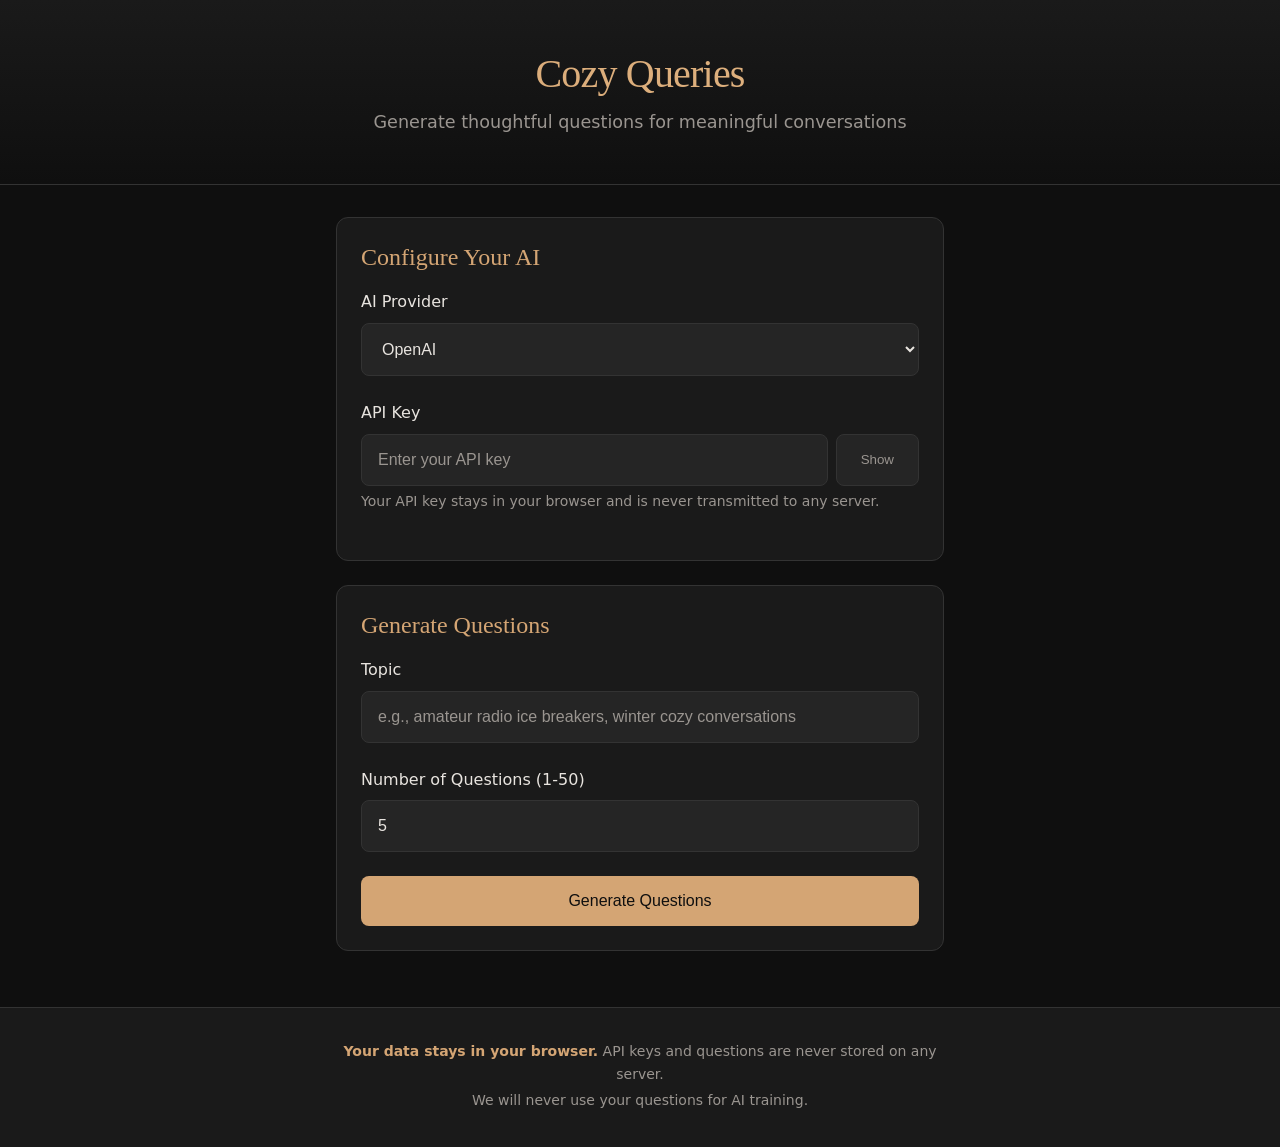
<file: index.html>
<!DOCTYPE html>
<html lang="en">
<head>
    <meta charset="UTF-8">
    <meta name="viewport" content="width=device-width, initial-scale=1.0">
    <meta name="description" content="Cozy Queries - Generate warm, reflective questions for conversations using AI. Perfect for ham radio nets, ice breakers, and meaningful discussions.">
    <title>Cozy Queries - AI Question Generator</title>
    <link rel="stylesheet" href="css/style.css">
</head>
<body>
    <header class="header">
        <h1>Cozy Queries</h1>
        <p class="tagline">Generate thoughtful questions for meaningful conversations</p>
    </header>

    <main class="main">
        <section class="config-section">
            <h2>Configure Your AI</h2>

            <div class="form-group">
                <label for="provider">AI Provider</label>
                <select id="provider" name="provider">
                    <option value="openai">OpenAI</option>
                    <option value="anthropic">Anthropic (Claude)</option>
                    <option value="openrouter">OpenRouter</option>
                    <option value="ollama">Ollama (Local)</option>
                </select>
            </div>

            <div class="form-group">
                <label for="api-key">API Key</label>
                <div class="input-with-toggle">
                    <input type="password" id="api-key" name="api-key" placeholder="Enter your API key">
                    <button type="button" id="toggle-api-key" class="toggle-btn">Show</button>
                </div>
                <p class="help-text">Your API key stays in your browser and is never transmitted to any server.</p>
            </div>

            <div class="form-group ollama-url-group" style="display: none;">
                <label for="ollama-url">Ollama URL</label>
                <input type="text" id="ollama-url" name="ollama-url" value="http://localhost:11434" placeholder="http://localhost:11434">
            </div>

            <div class="form-group ollama-model-group" style="display: none;">
                <label for="ollama-model">Model</label>
                <input type="text" id="ollama-model" name="ollama-model" value="llama3.2:1b" placeholder="llama3.2:1b">
                <button type="button" id="test-ollama-btn" class="btn btn-small btn-secondary">Test Connection</button>
                <span id="ollama-status" class="status-text"></span>
            </div>
        </section>

        <section class="generate-section">
            <h2>Generate Questions</h2>

            <div class="form-group">
                <label for="topic">Topic</label>
                <input type="text" id="topic" name="topic" placeholder="e.g., amateur radio ice breakers, winter cozy conversations">
            </div>

            <div class="form-group">
                <label for="quantity">Number of Questions (1-50)</label>
                <input type="number" id="quantity" name="quantity" min="1" max="50" value="5">
            </div>

            <button type="button" id="generate-btn" class="btn btn-primary">Generate Questions</button>
        </section>

        <section id="output-section" class="output-section" style="display: none;">
            <div class="output-header">
                <h2>Your Questions</h2>
                <div class="output-actions">
                    <button type="button" id="copy-all-btn" class="btn btn-secondary">Copy All</button>
                    <button type="button" id="pastebin-btn" class="btn btn-secondary">Share to Pastebin</button>
                </div>
            </div>
            <ol id="questions-list" class="questions-list"></ol>
        </section>

        <div id="loading" class="loading" style="display: none;">
            <div class="spinner"></div>
            <p>Generating questions...</p>
        </div>

        <div id="error" class="error" style="display: none;">
            <p id="error-message"></p>
            <button type="button" id="dismiss-error" class="btn btn-small">Dismiss</button>
        </div>
    </main>

    <footer class="footer">
        <div class="privacy-notice">
            <p><strong>Your data stays in your browser.</strong> API keys and questions are never stored on any server.</p>
            <p>We will never use your questions for AI training.</p>
        </div>
    </footer>

    <script src="js/providers.js"></script>
    <script src="js/storage.js"></script>
    <script src="js/api.js"></script>
    <script src="js/app.js"></script>
</body>
</html>
</file>
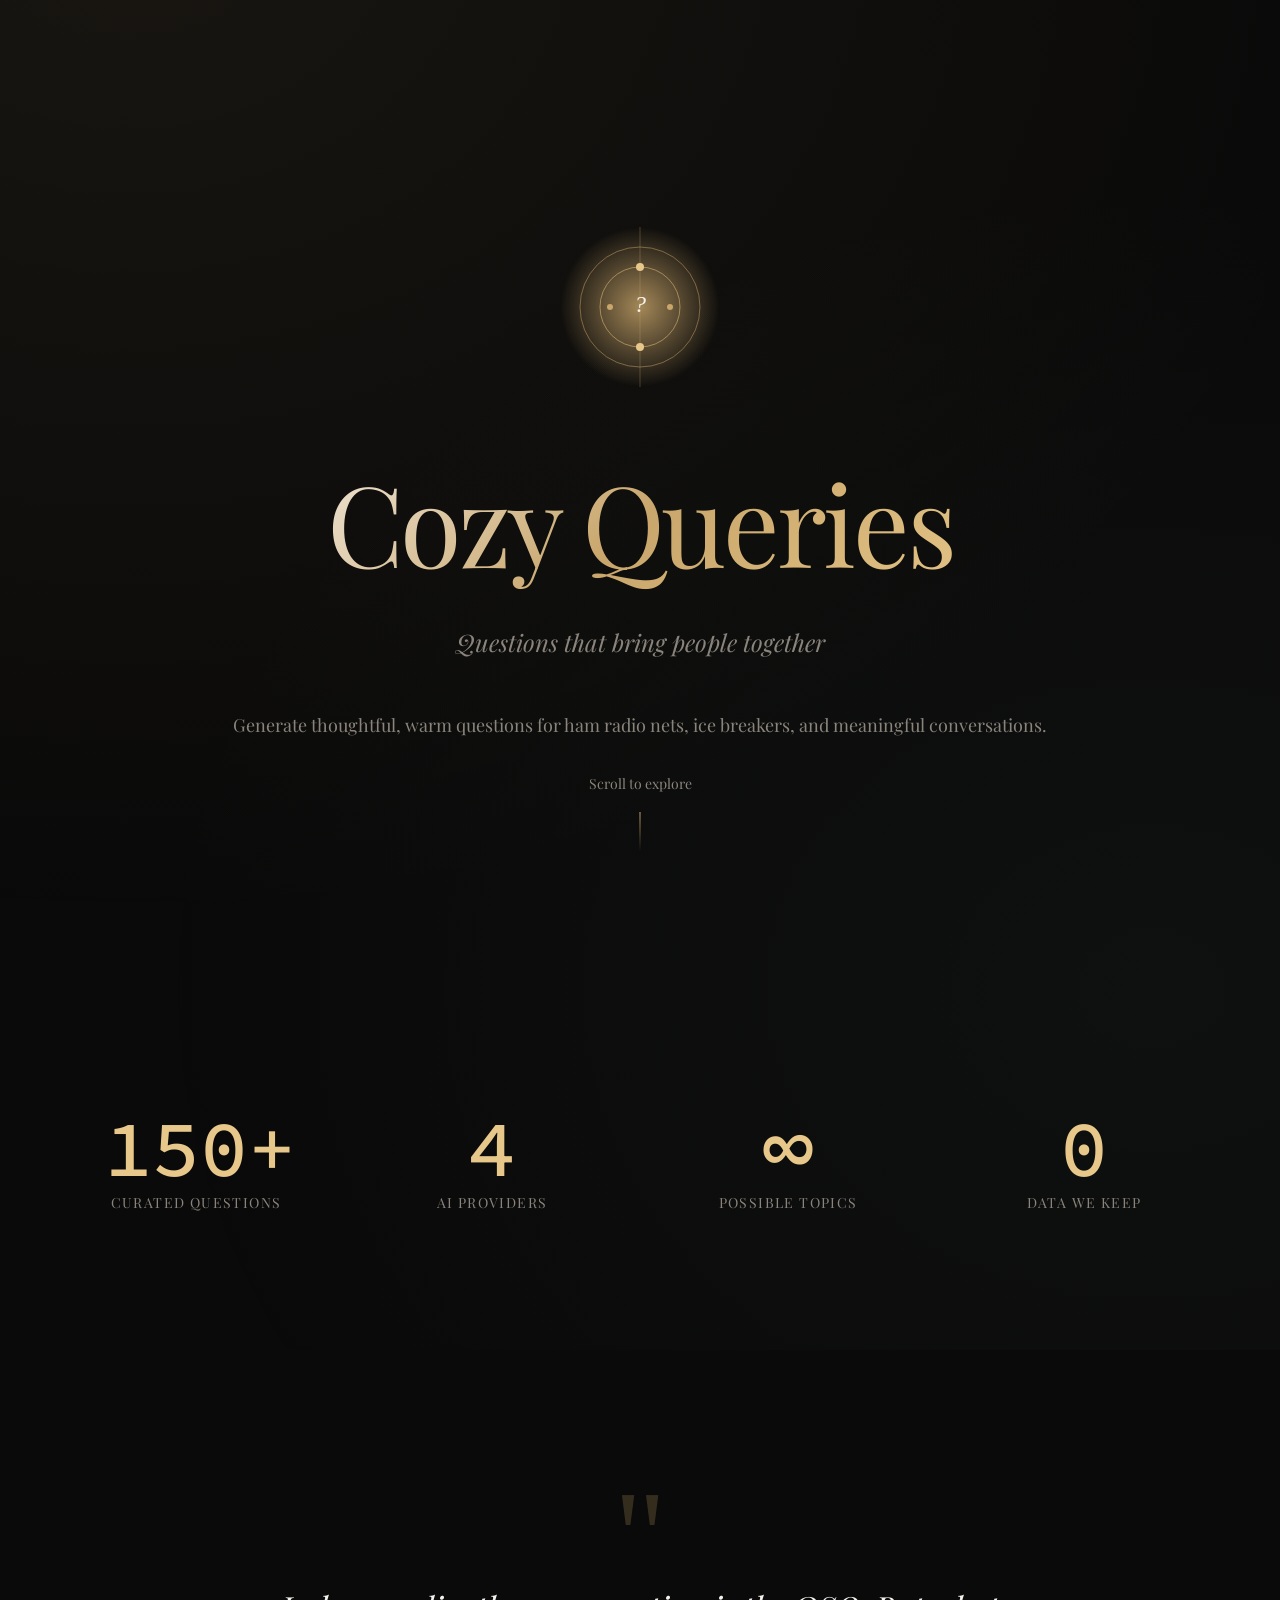
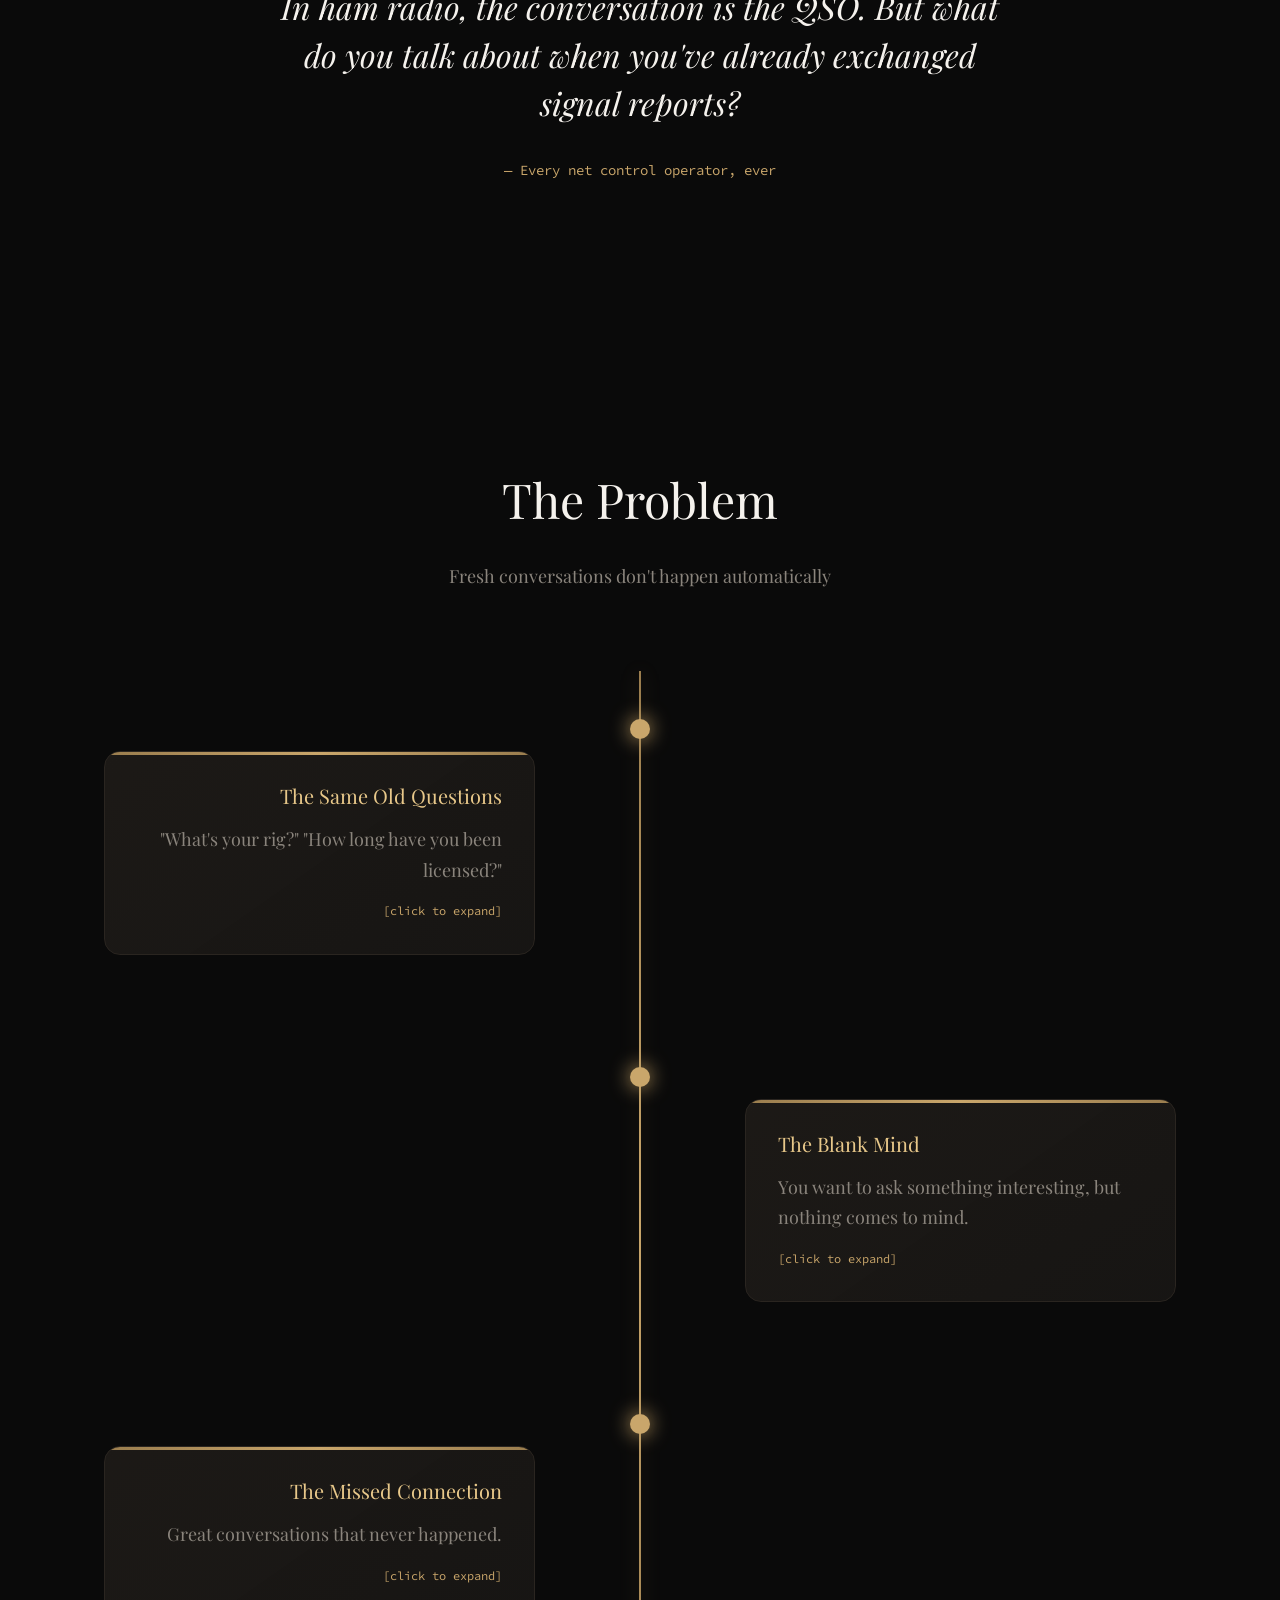
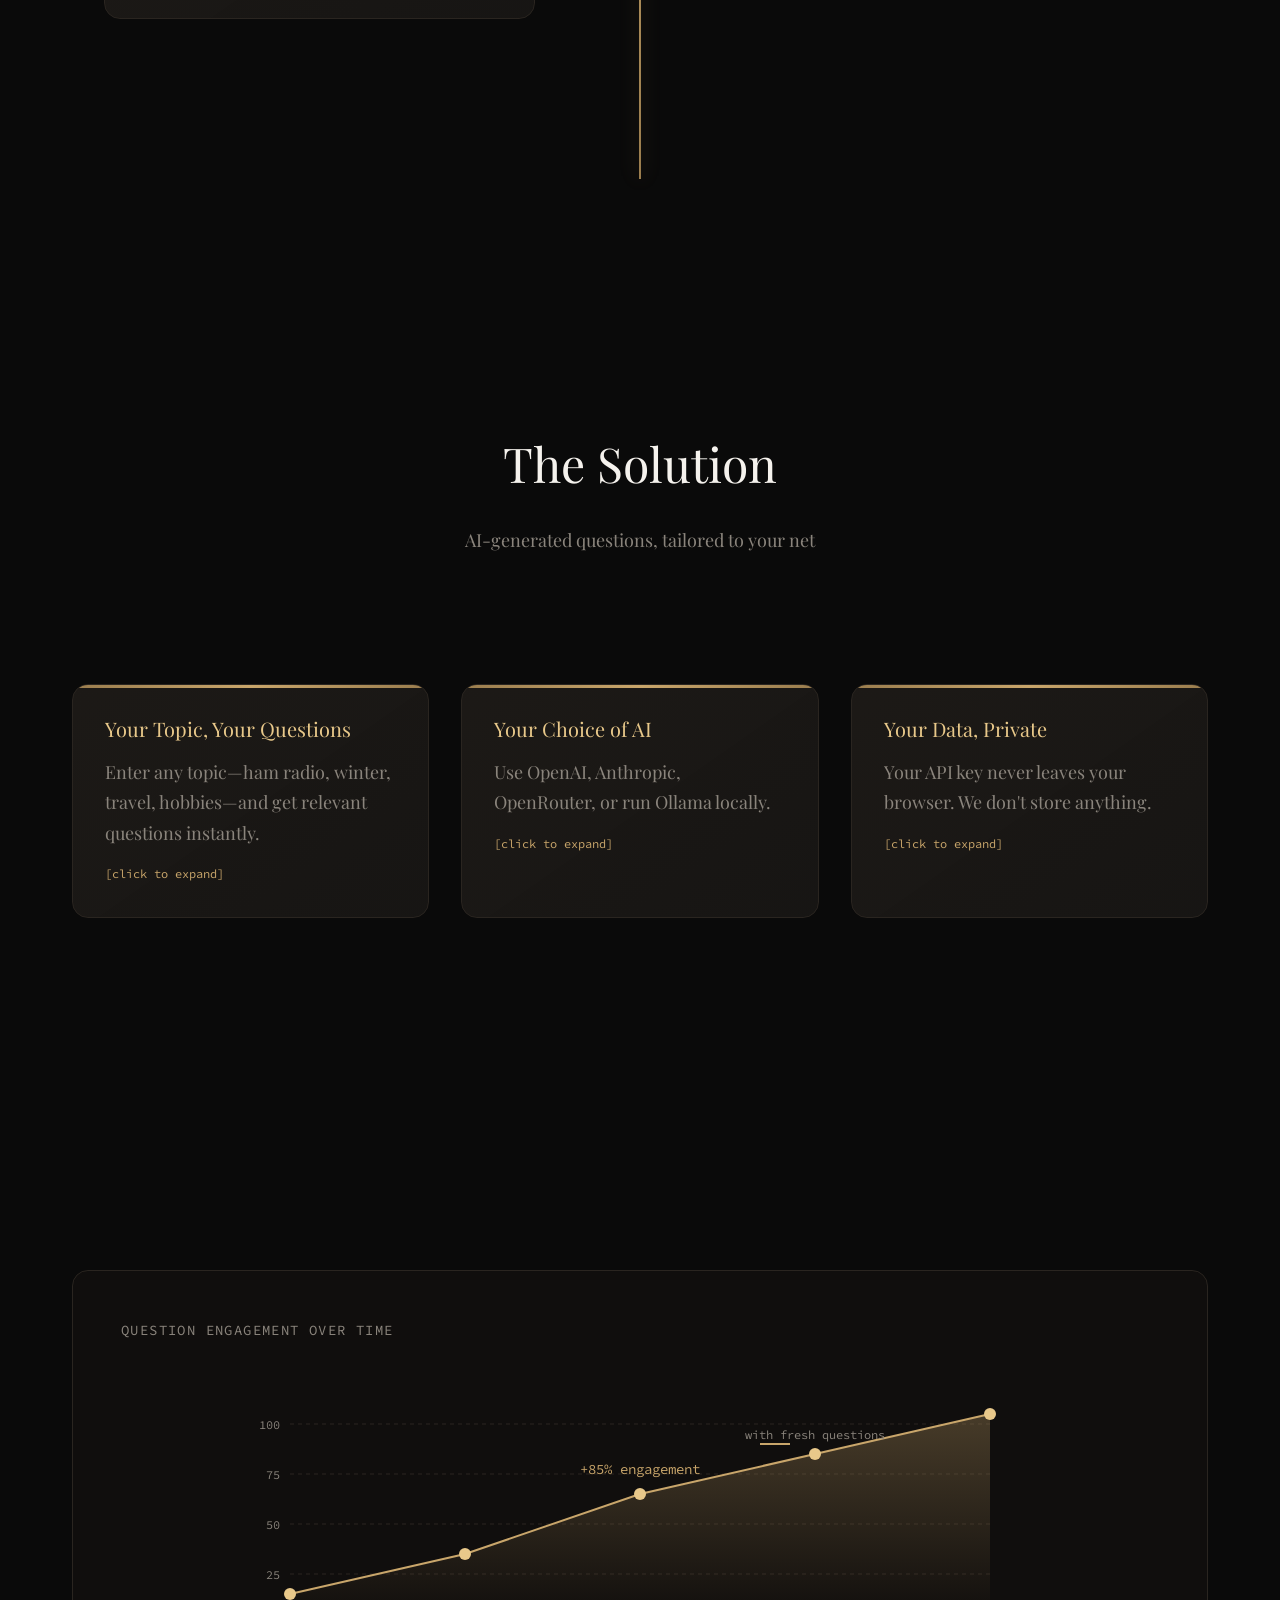
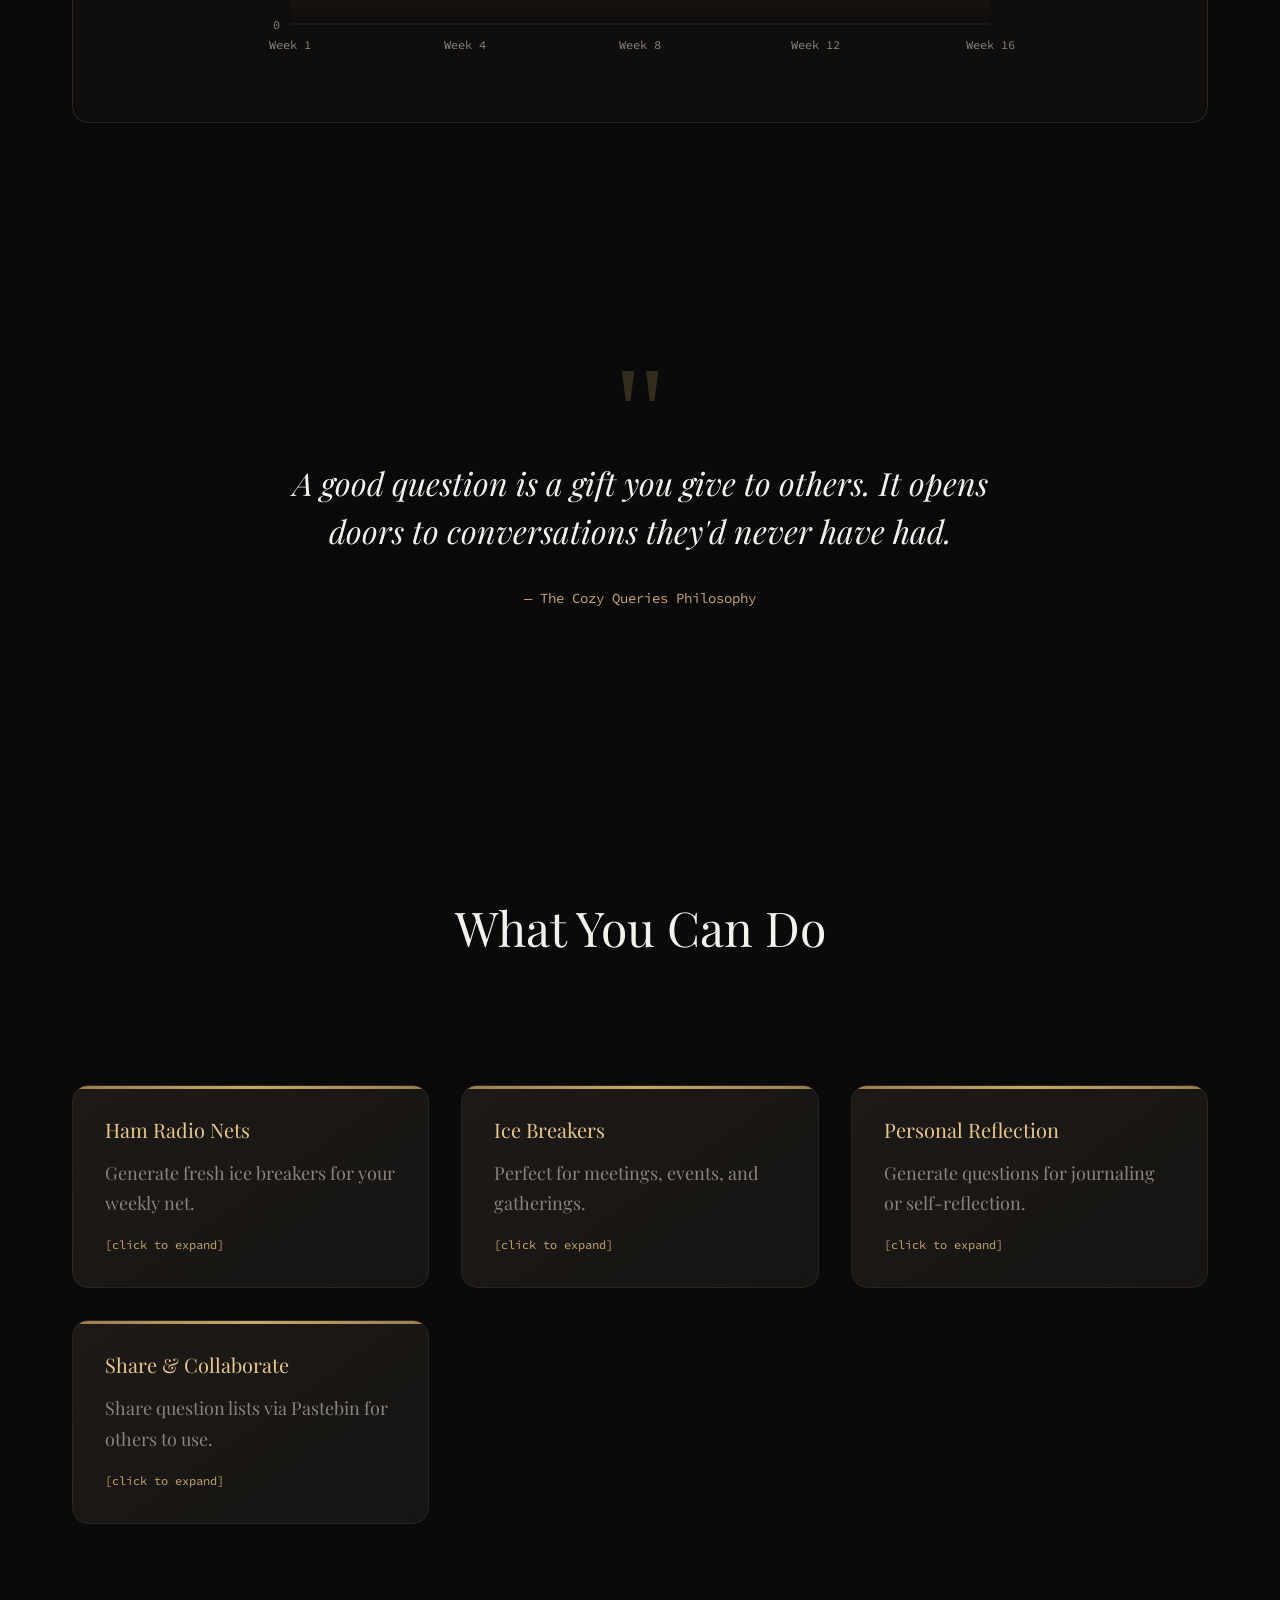
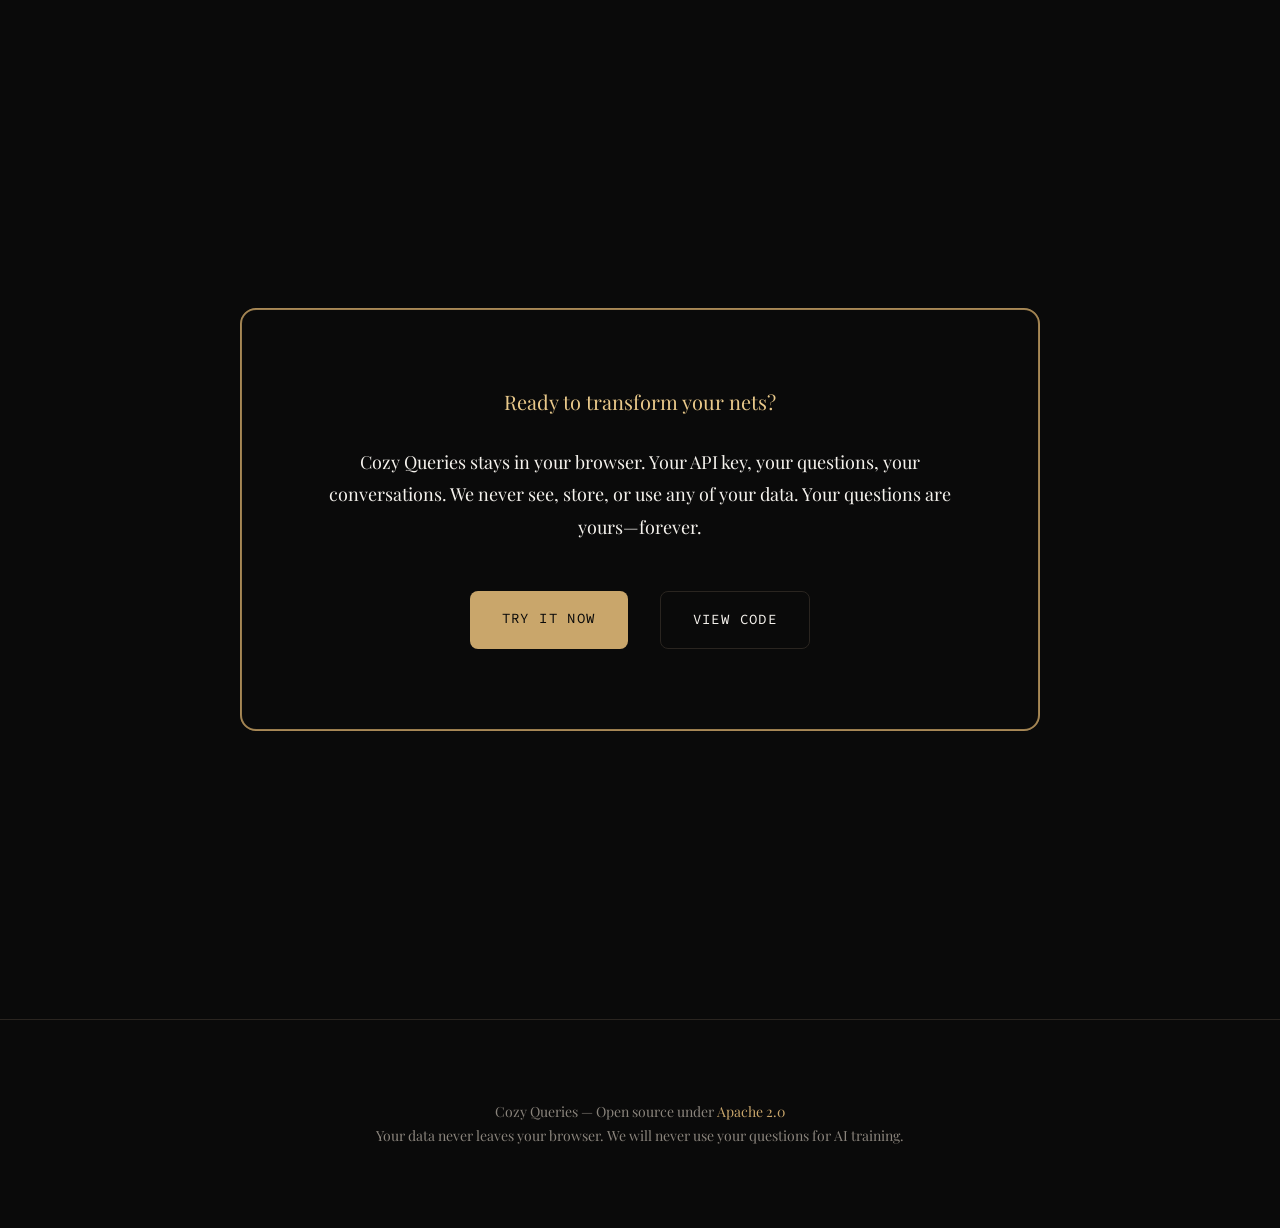
<file: landing.html>
<!DOCTYPE html>
<html lang="en">
<head>
    <meta charset="UTF-8">
    <meta name="viewport" content="width=device-width, initial-scale=1.0">
    <meta name="description" content="Cozy Queries - Generate thoughtful questions for meaningful conversations. Perfect for ham radio nets, ice breakers, and connecting with others.">
    <title>Cozy Queries — Questions That Bring People Together</title>
    <link rel="preconnect" href="https://fonts.googleapis.com">
    <link rel="preconnect" href="https://fonts.gstatic.com" crossorigin>
    <link href="https://fonts.googleapis.com/css2?family=Playfair+Display:ital,wght@0,400;0,600;0,700;1,400&family=Source+Code+Pro:wght@400;500&display=swap" rel="stylesheet">
    <style>
        /* === CSS Variables === */
        :root {
            --color-bg: #0a0a0a;
            --color-bg-warm: #12100e;
            --color-text: #f5f2ed;
            --color-text-muted: #8a847c;
            --color-accent: #c9a66b;
            --color-accent-bright: #e8c88a;
            --color-accent-dark: #9a7d4e;
            --color-urgency: #c75c5c;
            --color-possible: #6b9c7c;
            --color-border: #2a2520;
            --font-display: 'Playfair Display', Georgia, serif;
            --font-mono: 'Source Code Pro', Consolas, monospace;
            --spacing-xs: 0.5rem;
            --spacing-sm: 1rem;
            --spacing-md: 2rem;
            --spacing-lg: 3rem;
            --spacing-xl: 5rem;
            --spacing-2xl: 8rem;
            --radius-sm: 4px;
            --radius-md: 8px;
            --radius-lg: 16px;
            --transition-slow: 0.6s cubic-bezier(0.16, 1, 0.3, 1);
            --transition-medium: 0.4s ease;
        }

        /* === Reset === */
        *, *::before, *::after {
            box-sizing: border-box;
            margin: 0;
            padding: 0;
        }

        html {
            scroll-behavior: smooth;
            font-size: 16px;
        }

        body {
            font-family: var(--font-display);
            background: var(--color-bg);
            color: var(--color-text);
            line-height: 1.7;
            overflow-x: hidden;
        }

        /* === Typography === */
        h1, h2, h3 {
            font-weight: 400;
            line-height: 1.2;
        }

        h1 {
            font-size: clamp(3rem, 10vw, 7rem);
            letter-spacing: -0.03em;
        }

        h2 {
            font-size: clamp(2rem, 5vw, 3rem);
            margin-bottom: var(--spacing-md);
        }

        h3 {
            font-size: 1.5rem;
            margin-bottom: var(--spacing-sm);
        }

        p {
            font-size: 1.125rem;
            color: var(--color-text-muted);
        }

        /* === Background Effects === */
        .bg-gradient {
            position: fixed;
            top: 0;
            left: 0;
            width: 100%;
            height: 100%;
            pointer-events: none;
            z-index: -1;
        }

        .bg-gradient::before {
            content: '';
            position: absolute;
            top: -50%;
            left: -50%;
            width: 200%;
            height: 200%;
            background: radial-gradient(ellipse at 30% 20%, rgba(201, 166, 107, 0.08) 0%, transparent 50%),
                        radial-gradient(ellipse at 70% 80%, rgba(107, 156, 124, 0.05) 0%, transparent 40%);
        }

        /* === Hero Section === */
        .hero {
            min-height: 100vh;
            display: flex;
            flex-direction: column;
            justify-content: center;
            align-items: center;
            text-align: center;
            padding: var(--spacing-md);
            position: relative;
        }

        .hero-content {
            position: relative;
            z-index: 2;
        }

        .hero-title {
            background: linear-gradient(135deg, var(--color-text) 0%, var(--color-accent) 50%, var(--color-accent-bright) 100%);
            -webkit-background-clip: text;
            -webkit-text-fill-color: transparent;
            background-clip: text;
            margin-bottom: var(--spacing-md);
        }

        .hero-subtitle {
            font-size: 1.5rem;
            color: var(--color-text-muted);
            max-width: 600px;
            margin: 0 auto var(--spacing-lg);
            font-style: italic;
        }

        /* Hero SVG Animation */
        .hero-visual {
            width: 200px;
            height: 200px;
            margin: var(--spacing-lg) auto;
            position: relative;
        }

        .hero-visual svg {
            width: 100%;
            height: 100%;
        }

        @keyframes pulse-glow {
            0%, 100% { opacity: 0.6; transform: scale(1); }
            50% { opacity: 1; transform: scale(1.05); }
        }

        @keyframes scan-line {
            0% { transform: translateY(-100px); }
            100% { transform: translateY(200px); }
        }

        @keyframes float {
            0%, 100% { transform: translateY(0); }
            50% { transform: translateY(-10px); }
        }

        .glow-circle {
            animation: pulse-glow 3s ease-in-out infinite;
        }

        .scan-line {
            animation: scan-line 2s linear infinite;
            opacity: 0.3;
        }

        .floating-dot {
            animation: float 4s ease-in-out infinite;
        }

        /* Scroll Prompt */
        .scroll-prompt {
            position: absolute;
            bottom: var(--spacing-lg);
            left: 50%;
            transform: translateX(-50%);
            display: flex;
            flex-direction: column;
            align-items: center;
            gap: var(--spacing-sm);
            color: var(--color-text-muted);
            font-size: 0.875rem;
            animation: bounce 2s ease-in-out infinite;
        }

        .scroll-prompt::after {
            content: '';
            width: 1px;
            height: 40px;
            background: linear-gradient(to bottom, var(--color-accent), transparent);
        }

        @keyframes bounce {
            0%, 100% { transform: translateX(-50%) translateY(0); }
            50% { transform: translateX(-50%) translateY(8px); }
        }

        /* === Content Sections === */
        .section {
            padding: var(--spacing-2xl) var(--spacing-md);
            max-width: 1200px;
            margin: 0 auto;
        }

        .section-header {
            text-align: center;
            margin-bottom: var(--spacing-xl);
        }

        /* === Timeline Layout === */
        .timeline {
            position: relative;
            padding: var(--spacing-lg) 0;
        }

        .timeline::before {
            content: '';
            position: absolute;
            left: 50%;
            top: 0;
            bottom: 0;
            width: 2px;
            background: linear-gradient(to bottom, var(--color-accent-dark), var(--color-accent), var(--color-accent-dark));
            transform: translateX(-50%);
            box-shadow: 0 0 20px rgba(201, 166, 107, 0.3);
        }

        .timeline-item {
            display: flex;
            margin-bottom: var(--spacing-xl);
            align-items: flex-start;
        }

        .timeline-item:nth-child(odd) {
            flex-direction: row;
        }

        .timeline-item:nth-child(even) {
            flex-direction: row-reverse;
        }

        .timeline-content {
            width: 45%;
            padding: var(--spacing-md);
        }

        .timeline-item:nth-child(odd) .timeline-content {
            text-align: right;
            padding-right: var(--spacing-lg);
        }

        .timeline-item:nth-child(even) .timeline-content {
            text-align: left;
            padding-left: var(--spacing-lg);
        }

        .timeline-dot {
            position: absolute;
            left: 50%;
            transform: translateX(-50%);
            width: 20px;
            height: 20px;
            background: var(--color-accent);
            border-radius: 50%;
            box-shadow: 0 0 20px var(--color-accent);
        }

        /* === Content Cards === */
        .card {
            background: linear-gradient(145deg, rgba(42, 37, 32, 0.6), rgba(26, 24, 22, 0.8));
            border: 1px solid var(--color-border);
            border-radius: var(--radius-lg);
            padding: var(--spacing-md);
            position: relative;
            overflow: hidden;
            cursor: pointer;
            transition: var(--transition-medium);
        }

        .card::before {
            content: '';
            position: absolute;
            top: 0;
            left: 0;
            right: 0;
            height: 3px;
            background: linear-gradient(90deg, var(--color-accent-dark), var(--color-accent), var(--color-accent-dark));
        }

        .card:hover {
            transform: translateY(-4px);
            border-color: var(--color-accent-dark);
            box-shadow: 0 20px 40px rgba(0, 0, 0, 0.4);
        }

        .card-title {
            color: var(--color-accent-bright);
            font-size: 1.25rem;
            margin-bottom: var(--spacing-sm);
        }

        .card-summary {
            color: var(--color-text-muted);
            transition: var(--transition-medium);
        }

        .card-details {
            max-height: 0;
            overflow: hidden;
            transition: max-height 0.5s ease, padding 0.5s ease;
        }

        .card.expanded .card-details {
            max-height: 500px;
            padding-top: var(--spacing-sm);
        }

        .card-details p {
            font-size: 1rem;
            line-height: 1.8;
            color: var(--color-text);
        }

        .expand-hint {
            font-size: 0.75rem;
            color: var(--color-accent);
            margin-top: var(--spacing-sm);
            font-family: var(--font-mono);
        }

        /* === Grid Layout === */
        .grid {
            display: grid;
            grid-template-columns: repeat(auto-fit, minmax(300px, 1fr));
            gap: var(--spacing-md);
            padding: var(--spacing-lg) 0;
        }

        /* === Pullquotes === */
        .pullquote {
            padding: var(--spacing-xl) var(--spacing-md);
            text-align: center;
            position: relative;
            max-width: 800px;
            margin: var(--spacing-xl) auto;
        }

        .pullquote::before {
            content: '"';
            font-size: 8rem;
            position: absolute;
            top: -2rem;
            left: 50%;
            transform: translateX(-50%);
            color: var(--color-accent-dark);
            opacity: 0.3;
            font-family: Georgia, serif;
            line-height: 1;
        }

        .pullquote-text {
            font-size: clamp(1.5rem, 3vw, 2rem);
            font-style: italic;
            color: var(--color-text);
            line-height: 1.5;
            position: relative;
            z-index: 1;
        }

        .pullquote-attribution {
            margin-top: var(--spacing-md);
            color: var(--color-accent);
            font-family: var(--font-mono);
            font-size: 0.875rem;
        }

        /* === Statistics === */
        .stats-grid {
            display: grid;
            grid-template-columns: repeat(auto-fit, minmax(200px, 1fr));
            gap: var(--spacing-lg);
            padding: var(--spacing-lg) 0;
        }

        .stat-card {
            text-align: center;
            padding: var(--spacing-md);
        }

        .stat-number {
            font-family: var(--font-mono);
            font-size: clamp(3rem, 8vw, 5rem);
            font-weight: 500;
            color: var(--color-accent-bright);
            line-height: 1;
            display: block;
        }

        .stat-label {
            font-size: 0.875rem;
            color: var(--color-text-muted);
            text-transform: uppercase;
            letter-spacing: 0.1em;
            margin-top: var(--spacing-sm);
        }

        /* === Data Visualization === */
        .chart-container {
            padding: var(--spacing-lg);
            background: rgba(18, 16, 14, 0.8);
            border-radius: var(--radius-lg);
            border: 1px solid var(--color-border);
            margin: var(--spacing-lg) 0;
        }

        .chart-title {
            font-family: var(--font-mono);
            font-size: 0.875rem;
            color: var(--color-text-muted);
            margin-bottom: var(--spacing-md);
            text-transform: uppercase;
            letter-spacing: 0.1em;
        }

        .chart-svg {
            width: 100%;
            max-width: 800px;
            height: auto;
            margin: 0 auto;
            display: block;
        }

        .chart-line {
            fill: none;
            stroke: var(--color-accent);
            stroke-width: 2;
        }

        .chart-area {
            fill: url(#chartGradient);
        }

        .chart-dot {
            fill: var(--color-accent-bright);
        }

        .chart-annotation {
            font-family: var(--font-mono);
            font-size: 12px;
            fill: var(--color-text-muted);
        }

        .chart-callout {
            font-family: var(--font-mono);
            font-size: 14px;
            fill: var(--color-accent);
        }

        /* === Final Callout === */
        .callout {
            border: 2px solid var(--color-accent-dark);
            border-radius: var(--radius-lg);
            padding: var(--spacing-xl);
            text-align: center;
            max-width: 800px;
            margin: var(--spacing-xl) auto;
            position: relative;
        }

        .callout::before {
            content: '';
            position: absolute;
            top: -2px;
            left: -2px;
            right: -2px;
            bottom: -2px;
            border: 1px solid var(--color-accent);
            border-radius: var(--radius-lg);
            opacity: 0.3;
        }

        .callout-title {
            color: var(--color-accent-bright);
            font-size: 1.25rem;
            margin-bottom: var(--spacing-md);
        }

        .callout-text {
            font-size: 1.125rem;
            color: var(--color-text);
            line-height: 1.8;
        }

        /* === CTA Buttons === */
        .cta-buttons {
            display: flex;
            gap: var(--spacing-md);
            justify-content: center;
            flex-wrap: wrap;
            margin-top: var(--spacing-lg);
        }

        .btn {
            display: inline-block;
            padding: 1rem 2rem;
            border-radius: var(--radius-md);
            text-decoration: none;
            font-family: var(--font-mono);
            font-size: 0.875rem;
            text-transform: uppercase;
            letter-spacing: 0.1em;
            transition: var(--transition-medium);
        }

        .btn-primary {
            background: var(--color-accent);
            color: var(--color-bg);
        }

        .btn-primary:hover {
            background: var(--color-accent-bright);
            transform: translateY(-2px);
            box-shadow: 0 10px 30px rgba(201, 166, 107, 0.3);
        }

        .btn-secondary {
            background: transparent;
            color: var(--color-text);
            border: 1px solid var(--color-border);
        }

        .btn-secondary:hover {
            border-color: var(--color-accent);
            color: var(--color-accent);
        }

        /* === Footer === */
        .footer {
            padding: var(--spacing-xl) var(--spacing-md);
            text-align: center;
            border-top: 1px solid var(--color-border);
            margin-top: var(--spacing-xl);
        }

        .footer p {
            font-size: 0.875rem;
            color: var(--color-text-muted);
        }

        .footer a {
            color: var(--color-accent);
            text-decoration: none;
        }

        /* === Animations === */
        .reveal {
            opacity: 0;
            transform: translateY(30px);
            transition: var(--transition-slow);
        }

        .reveal.visible {
            opacity: 1;
            transform: translateY(0);
        }

        .reveal-delay-1 { transition-delay: 0.1s; }
        .reveal-delay-2 { transition-delay: 0.2s; }
        .reveal-delay-3 { transition-delay: 0.3s; }
        .reveal-delay-4 { transition-delay: 0.4s; }

        /* === Responsive === */
        @media (max-width: 768px) {
            .timeline::before {
                left: 20px;
            }

            .timeline-item,
            .timeline-item:nth-child(odd),
            .timeline-item:nth-child(even) {
                flex-direction: column;
                padding-left: 50px;
            }

            .timeline-content,
            .timeline-item:nth-child(odd) .timeline-content,
            .timeline-item:nth-child(even) .timeline-content {
                text-align: left;
                padding: var(--spacing-sm);
                width: 100%;
            }

            .timeline-dot {
                left: 20px;
            }

            .cta-buttons {
                flex-direction: column;
                align-items: center;
            }

            .btn {
                width: 100%;
                max-width: 300px;
                text-align: center;
            }
        }
    </style>
</head>
<body>
    <div class="bg-gradient"></div>

    <!-- Hero Section -->
    <section class="hero">
        <div class="hero-content">
            <div class="hero-visual">
                <svg viewBox="0 0 200 200" xmlns="http://www.w3.org/2000/svg">
                    <defs>
                        <radialGradient id="glowGrad" cx="50%" cy="50%" r="50%">
                            <stop offset="0%" stop-color="#c9a66b" stop-opacity="0.8"/>
                            <stop offset="100%" stop-color="#c9a66b" stop-opacity="0"/>
                        </radialGradient>
                        <filter id="glow">
                            <feGaussianBlur stdDeviation="4" result="coloredBlur"/>
                            <feMerge>
                                <feMergeNode in="coloredBlur"/>
                                <feMergeNode in="SourceGraphic"/>
                            </feMerge>
                        </filter>
                    </defs>
                    <circle class="glow-circle" cx="100" cy="100" r="80" fill="url(#glowGrad)"/>
                    <circle cx="100" cy="100" r="60" fill="none" stroke="#c9a66b" stroke-width="1" opacity="0.5"/>
                    <circle cx="100" cy="100" r="40" fill="none" stroke="#c9a66b" stroke-width="1" opacity="0.7"/>
                    <line class="scan-line" x1="100" y1="20" x2="100" y2="180" stroke="#c9a66b" stroke-width="1" opacity="0.5"/>
                    <circle class="floating-dot" cx="100" cy="60" r="4" fill="#e8c88a"/>
                    <circle class="floating-dot" cx="130" cy="100" r="3" fill="#c9a66b" style="animation-delay: -1s"/>
                    <circle class="floating-dot" cx="100" cy="140" r="4" fill="#e8c88a" style="animation-delay: -2s"/>
                    <circle class="floating-dot" cx="70" cy="100" r="3" fill="#c9a66b" style="animation-delay: -3s"/>
                    <text x="100" y="105" text-anchor="middle" fill="#f5f2ed" font-family="Georgia, serif" font-size="24" font-style="italic">?</text>
                </svg>
            </div>
            <h1 class="hero-title">Cozy Queries</h1>
            <p class="hero-subtitle">Questions that bring people together</p>
            <p>Generate thoughtful, warm questions for ham radio nets, ice breakers, and meaningful conversations.</p>
        </div>
        <div class="scroll-prompt">
            <span>Scroll to explore</span>
        </div>
    </section>

    <!-- Stats Section -->
    <section class="section">
        <div class="stats-grid reveal">
            <div class="stat-card">
                <span class="stat-number">150+</span>
                <span class="stat-label">Curated Questions</span>
            </div>
            <div class="stat-card">
                <span class="stat-number">4</span>
                <span class="stat-label">AI Providers</span>
            </div>
            <div class="stat-card">
                <span class="stat-number">∞</span>
                <span class="stat-label">Possible Topics</span>
            </div>
            <div class="stat-card">
                <span class="stat-number">0</span>
                <span class="stat-label">Data We Keep</span>
            </div>
        </div>
    </section>

    <!-- Pullquote 1 -->
    <section class="pullquote reveal">
        <p class="pullquote-text">In ham radio, the conversation is the QSO. But what do you talk about when you've already exchanged signal reports?</p>
        <p class="pullquote-attribution">— Every net control operator, ever</p>
    </section>

    <!-- Problem Timeline -->
    <section class="section">
        <div class="section-header reveal">
            <h2>The Problem</h2>
            <p>Fresh conversations don't happen automatically</p>
        </div>

        <div class="timeline">
            <div class="timeline-item reveal">
                <div class="timeline-content">
                    <div class="card">
                        <h3 class="card-title">The Same Old Questions</h3>
                        <p class="card-summary">"What's your rig?" "How long have you been licensed?"</p>
                        <div class="card-details">
                            <p>After the initial check-in, nets often fall into repetitive patterns. The same questions get asked week after week, leaving participants bored and disengaged.</p>
                        </div>
                        <p class="expand-hint">[click to expand]</p>
                    </div>
                </div>
                <div class="timeline-dot"></div>
            </div>

            <div class="timeline-item reveal">
                <div class="timeline-content">
                    <div class="card">
                        <h3 class="card-title">The Blank Mind</h3>
                        <p class="card-summary">You want to ask something interesting, but nothing comes to mind.</p>
                        <div class="card-details">
                            <p>Even when we want to spark genuine conversation, our minds go blank under pressure. The net is moving, the clock is ticking, and we default to the familiar.</p>
                        </div>
                        <p class="expand-hint">[click to expand]</p>
                    </div>
                </div>
                <div class="timeline-dot"></div>
            </div>

            <div class="timeline-item reveal">
                <div class="timeline-content">
                    <div class="card">
                        <h3 class="card-title">The Missed Connection</h3>
                        <p class="card-summary">Great conversations that never happened.</p>
                        <div class="card-details">
                            <p>Every week, thousands of ham radio operators check in but never really connect. We have the technology to reach each other, but not the questions to bridge the silence.</p>
                        </div>
                        <p class="expand-hint">[click to expand]</p>
                    </div>
                </div>
                <div class="timeline-dot"></div>
            </div>
        </div>
    </section>

    <!-- Solution Section -->
    <section class="section">
        <div class="section-header reveal">
            <h2>The Solution</h2>
            <p>AI-generated questions, tailored to your net</p>
        </div>

        <div class="grid reveal">
            <div class="card">
                <h3 class="card-title">Your Topic, Your Questions</h3>
                <p class="card-summary">Enter any topic—ham radio, winter, travel, hobbies—and get relevant questions instantly.</p>
                <div class="card-details">
                    <p>Whether you want ice breakers about amateur radio, cozy questions about winter evenings, or deep conversation starters about life experiences—just type your topic and let AI do the rest.</p>
                </div>
                <p class="expand-hint">[click to expand]</p>
            </div>

            <div class="card">
                <h3 class="card-title">Your Choice of AI</h3>
                <p class="card-summary">Use OpenAI, Anthropic, OpenRouter, or run Ollama locally.</p>
                <div class="card-details">
                    <p>Bring your own API key. All major providers supported. Or run everything locally with Ollama—no internet required, maximum privacy.</p>
                </div>
                <p class="expand-hint">[click to expand]</p>
            </div>

            <div class="card">
                <h3 class="card-title">Your Data, Private</h3>
                <p class="card-summary">Your API key never leaves your browser. We don't store anything.</p>
                <div class="card-details">
                    <p>Every API call goes directly from your browser to the AI provider. No servers, no logging, no tracking. Your questions are yours alone.</p>
                </div>
                <p class="expand-hint">[click to expand]</p>
            </div>
        </div>
    </section>

    <!-- Data Visualization -->
    <section class="section">
        <div class="chart-container reveal">
            <p class="chart-title">Question Engagement Over Time</p>
            <svg class="chart-svg" viewBox="0 0 800 300" xmlns="http://www.w3.org/2000/svg">
                <defs>
                    <linearGradient id="chartGradient" x1="0%" y1="0%" x2="0%" y2="100%">
                        <stop offset="0%" stop-color="#c9a66b" stop-opacity="0.3"/>
                        <stop offset="100%" stop-color="#c9a66b" stop-opacity="0"/>
                    </linearGradient>
                </defs>
                <!-- Grid lines -->
                <line x1="50" y1="250" x2="750" y2="250" stroke="#2a2520" stroke-width="1"/>
                <line x1="50" y1="200" x2="750" y2="200" stroke="#2a2520" stroke-width="1" stroke-dasharray="4"/>
                <line x1="50" y1="150" x2="750" y2="150" stroke="#2a2520" stroke-width="1" stroke-dasharray="4"/>
                <line x1="50" y1="100" x2="750" y2="100" stroke="#2a2520" stroke-width="1" stroke-dasharray="4"/>
                <line x1="50" y1="50" x2="750" y2="50" stroke="#2a2520" stroke-width="1" stroke-dasharray="4"/>

                <!-- Y-axis labels -->
                <text x="40" y="255" class="chart-annotation" text-anchor="end">0</text>
                <text x="40" y="205" class="chart-annotation" text-anchor="end">25</text>
                <text x="40" y="155" class="chart-annotation" text-anchor="end">50</text>
                <text x="40" y="105" class="chart-annotation" text-anchor="end">75</text>
                <text x="40" y="55" class="chart-annotation" text-anchor="end">100</text>

                <!-- X-axis labels -->
                <text x="50" y="275" class="chart-annotation" text-anchor="middle">Week 1</text>
                <text x="225" y="275" class="chart-annotation" text-anchor="middle">Week 4</text>
                <text x="400" y="275" class="chart-annotation" text-anchor="middle">Week 8</text>
                <text x="575" y="275" class="chart-annotation" text-anchor="middle">Week 12</text>
                <text x="750" y="275" class="chart-annotation" text-anchor="middle">Week 16</text>

                <!-- Area fill -->
                <path class="chart-area" d="M50,220 L225,180 L400,120 L575,80 L750,40 L750,250 L50,250 Z"/>

                <!-- Line -->
                <path class="chart-line" d="M50,220 L225,180 L400,120 L575,80 L750,40"/>

                <!-- Data points -->
                <circle class="chart-dot" cx="50" cy="220" r="6"/>
                <circle class="chart-dot" cx="225" cy="180" r="6"/>
                <circle class="chart-dot" cx="400" cy="120" r="6"/>
                <circle class="chart-dot" cx="575" cy="80" r="6"/>
                <circle class="chart-dot" cx="750" cy="40" r="6"/>

                <!-- Annotations -->
                <text x="400" y="100" class="chart-callout" text-anchor="middle">+85% engagement</text>
                <text x="575" y="65" class="chart-annotation" text-anchor="middle">with fresh questions</text>

                <!-- Arrow -->
                <path d="M520,70 L550,70" stroke="#c9a66b" stroke-width="2" marker-end="url(#arrowhead)"/>
            </svg>
        </div>
    </section>

    <!-- Pullquote 2 -->
    <section class="pullquote reveal">
        <p class="pullquote-text">A good question is a gift you give to others. It opens doors to conversations they'd never have had.</p>
        <p class="pullquote-attribution">— The Cozy Queries Philosophy</p>
    </section>

    <!-- Features Grid -->
    <section class="section">
        <div class="section-header reveal">
            <h2>What You Can Do</h2>
        </div>

        <div class="grid reveal reveal-delay-1">
            <div class="card">
                <h3 class="card-title">Ham Radio Nets</h3>
                <p class="card-summary">Generate fresh ice breakers for your weekly net.</p>
                <div class="card-details">
                    <p>From "What's your favorite QSO moment?" to "If you could work DX from anywhere, where would it be?"—keep your net engaging and members coming back.</p>
                </div>
                <p class="expand-hint">[click to expand]</p>
            </div>

            <div class="card">
                <h3 class="card-title">Ice Breakers</h3>
                <p class="card-summary">Perfect for meetings, events, and gatherings.</p>
                <div class="card-details">
                    <p>Need something to kick off a meeting? Generate contextual questions that help people connect quickly and authentically.</p>
                </div>
                <p class="expand-hint">[click to expand]</p>
            </div>

            <div class="card">
                <h3 class="card-title">Personal Reflection</h3>
                <p class="card-summary">Generate questions for journaling or self-reflection.</p>
                <div class="card-details">
                    <p>Use cozy queries as prompts for morning pages, evening reflection, or simply to pause and appreciate life's small moments.</p>
                </div>
                <p class="expand-hint">[click to expand]</p>
            </div>

            <div class="card">
                <h3 class="card-title">Share & Collaborate</h3>
                <p class="card-summary">Share question lists via Pastebin for others to use.</p>
                <div class="card-details">
                    <p>Generate a list, post to Pastebin, and share the link with your net participants ahead of time. Let everyone contribute to the conversation agenda.</p>
                </div>
                <p class="expand-hint">[click to expand]</p>
            </div>
        </div>
    </section>

    <!-- Final Callout -->
    <section class="section">
        <div class="callout reveal">
            <h3 class="callout-title">Ready to transform your nets?</h3>
            <p class="callout-text">Cozy Queries stays in your browser. Your API key, your questions, your conversations. We never see, store, or use any of your data. Your questions are yours—forever.</p>
            <div class="cta-buttons">
                <a href="index.html" class="btn btn-primary">Try It Now</a>
                <a href="https://github.com" class="btn btn-secondary">View Code</a>
            </div>
        </div>
    </section>

    <!-- Footer -->
    <footer class="footer">
        <p>Cozy Queries — Open source under <a href="LICENSE">Apache 2.0</a></p>
        <p>Your data never leaves your browser. We will never use your questions for AI training.</p>
    </footer>

    <script>
        // Intersection Observer for reveal animations
        const revealElements = document.querySelectorAll('.reveal');

        const revealObserver = new IntersectionObserver((entries) => {
            entries.forEach(entry => {
                if (entry.isIntersecting) {
                    entry.target.classList.add('visible');
                }
            });
        }, {
            threshold: 0.1,
            rootMargin: '0px 0px -50px 0px'
        });

        revealElements.forEach(el => revealObserver.observe(el));

        // Card expand/collapse
        const cards = document.querySelectorAll('.card');

        cards.forEach(card => {
            card.addEventListener('click', () => {
                card.classList.toggle('expanded');
            });
        });

        // Smooth scroll for anchor links
        document.querySelectorAll('a[href^="#"]').forEach(anchor => {
            anchor.addEventListener('click', function(e) {
                e.preventDefault();
                const target = document.querySelector(this.getAttribute('href'));
                if (target) {
                    target.scrollIntoView({ behavior: 'smooth' });
                }
            });
        });
    </script>
</body>
</html>
</file>
<file: css/style.css>
/* Cozy Queries - Style CSS */

/* === CSS Variables === */
:root {
    --color-bg: #0f0f0f;
    --color-bg-secondary: #1a1a1a;
    --color-bg-tertiary: #252525;
    --color-text: #e8e4df;
    --color-text-muted: #9a9590;
    --color-accent: #d4a574;
    --color-accent-hover: #e5b884;
    --color-accent-dark: #b8956a;
    --color-success: #7cb87c;
    --color-error: #c75c5c;
    --color-border: #333333;

    --font-display: 'Georgia', serif;
    --font-body: system-ui, -apple-system, sans-serif;
    --font-mono: 'Consolas', 'Monaco', monospace;

    --spacing-xs: 0.25rem;
    --spacing-sm: 0.5rem;
    --spacing-md: 1rem;
    --spacing-lg: 1.5rem;
    --spacing-xl: 2rem;
    --spacing-2xl: 3rem;

    --radius-sm: 4px;
    --radius-md: 8px;
    --radius-lg: 12px;

    --shadow-sm: 0 2px 4px rgba(0, 0, 0, 0.3);
    --shadow-md: 0 4px 8px rgba(0, 0, 0, 0.4);
    --shadow-lg: 0 8px 16px rgba(0, 0, 0, 0.5);

    --transition-fast: 150ms ease;
    --transition-normal: 250ms ease;
}

/* === Reset & Base === */
*, *::before, *::after {
    box-sizing: border-box;
    margin: 0;
    padding: 0;
}

html {
    font-size: 16px;
    scroll-behavior: smooth;
}

body {
    font-family: var(--font-body);
    background-color: var(--color-bg);
    color: var(--color-text);
    line-height: 1.6;
    min-height: 100vh;
    display: flex;
    flex-direction: column;
}

/* === Typography === */
h1, h2, h3 {
    font-family: var(--font-display);
    font-weight: normal;
    line-height: 1.3;
}

h1 {
    font-size: 2.5rem;
    letter-spacing: -0.02em;
}

h2 {
    font-size: 1.5rem;
    margin-bottom: var(--spacing-md);
    color: var(--color-accent);
}

/* === Header === */
.header {
    text-align: center;
    padding: var(--spacing-2xl) var(--spacing-md);
    background: linear-gradient(180deg, var(--color-bg-secondary) 0%, var(--color-bg) 100%);
    border-bottom: 1px solid var(--color-border);
}

.header h1 {
    background: linear-gradient(135deg, var(--color-accent) 0%, var(--color-accent-hover) 100%);
    -webkit-background-clip: text;
    -webkit-text-fill-color: transparent;
    background-clip: text;
}

.tagline {
    color: var(--color-text-muted);
    margin-top: var(--spacing-sm);
    font-size: 1.1rem;
}

/* === Main === */
.main {
    flex: 1;
    max-width: 640px;
    margin: 0 auto;
    padding: var(--spacing-xl) var(--spacing-md);
    width: 100%;
}

/* === Sections === */
section {
    background: var(--color-bg-secondary);
    border-radius: var(--radius-lg);
    padding: var(--spacing-lg);
    margin-bottom: var(--spacing-lg);
    border: 1px solid var(--color-border);
}

/* === Form Elements === */
.form-group {
    margin-bottom: var(--spacing-lg);
}

.form-group label {
    display: block;
    margin-bottom: var(--spacing-sm);
    color: var(--color-text);
    font-weight: 500;
}

.form-group input,
.form-group select {
    width: 100%;
    padding: var(--spacing-md);
    background: var(--color-bg-tertiary);
    border: 1px solid var(--color-border);
    border-radius: var(--radius-md);
    color: var(--color-text);
    font-size: 1rem;
    transition: border-color var(--transition-fast), box-shadow var(--transition-fast);
}

.form-group input:focus,
.form-group select:focus {
    outline: none;
    border-color: var(--color-accent);
    box-shadow: 0 0 0 3px rgba(212, 165, 116, 0.2);
}

.form-group input::placeholder {
    color: var(--color-text-muted);
}

.input-with-toggle {
    display: flex;
    gap: var(--spacing-sm);
}

.input-with-toggle input {
    flex: 1;
}

.toggle-btn {
    padding: var(--spacing-md) var(--spacing-lg);
    background: var(--color-bg-tertiary);
    border: 1px solid var(--color-border);
    border-radius: var(--radius-md);
    color: var(--color-text-muted);
    cursor: pointer;
    transition: background var(--transition-fast), color var(--transition-fast);
    white-space: nowrap;
}

.toggle-btn:hover {
    background: var(--color-border);
    color: var(--color-text);
}

.help-text {
    font-size: 0.875rem;
    color: var(--color-text-muted);
    margin-top: var(--spacing-xs);
}

/* === Status Text === */
.status-text {
    display: inline-block;
    margin-left: var(--spacing-md);
    font-size: 0.875rem;
    transition: color var(--transition-fast);
}

.status-text.success {
    color: var(--color-success);
}

.status-text.error {
    color: var(--color-error);
}

/* === Buttons === */
.btn {
    display: inline-block;
    padding: var(--spacing-md) var(--spacing-xl);
    border: none;
    border-radius: var(--radius-md);
    font-size: 1rem;
    font-weight: 500;
    cursor: pointer;
    transition: background var(--transition-fast), transform var(--transition-fast), box-shadow var(--transition-fast);
}

.btn:hover {
    transform: translateY(-1px);
}

.btn:active {
    transform: translateY(0);
}

.btn-primary {
    background: var(--color-accent);
    color: var(--color-bg);
    width: 100%;
}

.btn-primary:hover {
    background: var(--color-accent-hover);
    box-shadow: var(--shadow-md);
}

.btn-primary:disabled {
    background: var(--color-text-muted);
    cursor: not-allowed;
    transform: none;
}

.btn-secondary {
    background: var(--color-bg-tertiary);
    color: var(--color-text);
    border: 1px solid var(--color-border);
}

.btn-secondary:hover {
    background: var(--color-border);
}

.btn-small {
    padding: var(--spacing-sm) var(--spacing-md);
    font-size: 0.875rem;
}

/* === Output Section === */
.output-section {
    background: var(--color-bg-secondary);
    border: 1px solid var(--color-accent-dark);
    border-radius: var(--radius-lg);
    padding: var(--spacing-lg);
}

.output-header {
    display: flex;
    justify-content: space-between;
    align-items: center;
    margin-bottom: var(--spacing-lg);
    flex-wrap: wrap;
    gap: var(--spacing-md);
}

.output-actions {
    display: flex;
    gap: var(--spacing-sm);
}

.questions-list {
    list-style: none;
    padding: 0;
}

.questions-list li {
    padding: var(--spacing-md);
    margin-bottom: var(--spacing-sm);
    background: var(--color-bg-tertiary);
    border-radius: var(--radius-md);
    border-left: 3px solid var(--color-accent);
    line-height: 1.5;
}

.questions-list li::before {
    content: none;
}

/* === Loading === */
.loading {
    text-align: center;
    padding: var(--spacing-2xl);
}

.spinner {
    width: 40px;
    height: 40px;
    margin: 0 auto var(--spacing-md);
    border: 3px solid var(--color-border);
    border-top-color: var(--color-accent);
    border-radius: 50%;
    animation: spin 1s linear infinite;
}

@keyframes spin {
    to { transform: rotate(360deg); }
}

/* === Error === */
.error {
    background: rgba(199, 92, 92, 0.1);
    border: 1px solid var(--color-error);
    border-radius: var(--radius-md);
    padding: var(--spacing-lg);
    text-align: center;
}

.error p {
    color: var(--color-error);
    margin-bottom: var(--spacing-md);
}

/* === Footer === */
.footer {
    background: var(--color-bg-secondary);
    border-top: 1px solid var(--color-border);
    padding: var(--spacing-xl) var(--spacing-md);
    text-align: center;
}

.privacy-notice {
    max-width: 640px;
    margin: 0 auto;
}

.privacy-notice p {
    color: var(--color-text-muted);
    font-size: 0.875rem;
    margin-bottom: var(--spacing-xs);
}

.privacy-notice p strong {
    color: var(--color-accent);
}

/* === Responsive === */
@media (max-width: 640px) {
    html {
        font-size: 14px;
    }

    h1 {
        font-size: 2rem;
    }

    .header {
        padding: var(--spacing-xl) var(--spacing-md);
    }

    .main {
        padding: var(--spacing-md);
    }

    section {
        padding: var(--spacing-md);
    }

    .output-header {
        flex-direction: column;
        align-items: flex-start;
    }

    .output-actions {
        width: 100%;
    }

    .output-actions .btn {
        flex: 1;
        text-align: center;
    }

    .form-group input,
    .form-group select {
        font-size: 16px; /* Prevents iOS zoom on focus */
    }
}

/* === Animations === */
@keyframes fadeIn {
    from {
        opacity: 0;
        transform: translateY(10px);
    }
    to {
        opacity: 1;
        transform: translateY(0);
    }
}

section,
.output-section {
    animation: fadeIn 0.3s ease;
}
</file>
